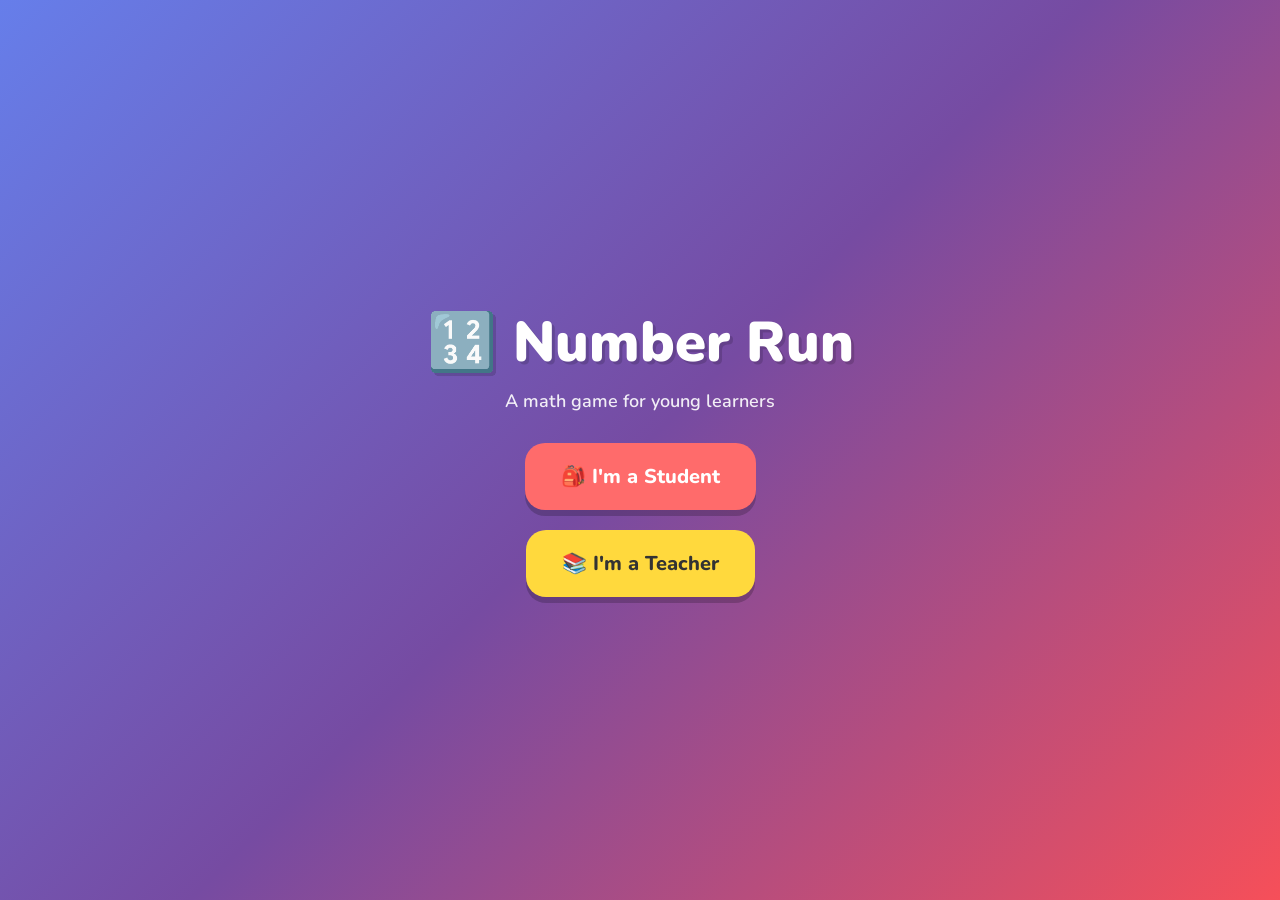
<file: index.html>
<!DOCTYPE html>
<html lang="en">
  <head>
    <meta charset="UTF-8" />
    <meta name="viewport" content="width=device-width, initial-scale=1.0" />
    <title>Number Run</title>
    <link rel="stylesheet" href="style.css" />
  </head>
  <body>
    <div class="container">
      <h1>🔢 Number Run</h1>
      <p>A math game for young learners</p>

      <div class="buttons">
        <button onclick="window.location.href='student/student.html'">
          🎒 I'm a Student
        </button>
        <button onclick="window.location.href='teacher/teacher.html'">
          📚 I'm a Teacher
        </button>
      </div>
    </div>
  </body>
</html>
</file>
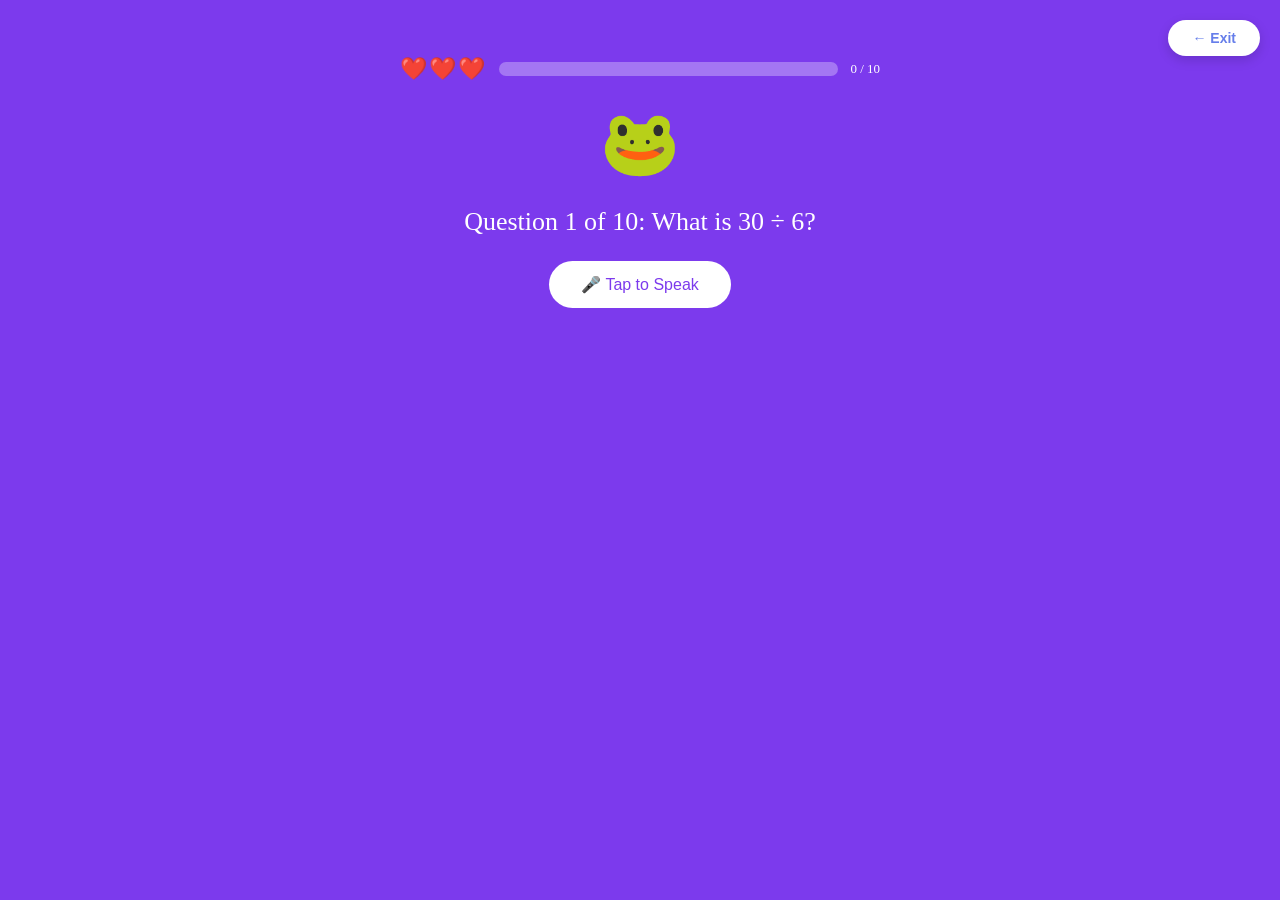
<file: student/simulation.html>
<!DOCTYPE html>
<html lang="en">
<head>
  <meta charset="UTF-8"/>
  <meta name="viewport" content="width=device-width, initial-scale=1.0"/>
  <title>Number Run - Simulation</title>
  <script src="../firebase/firebase.js"></script>
  <link rel="stylesheet" href="simulation.css"/>
</head>
<body id="bodybg">

  <button onclick="window.location.href='student.html'" style="
    position: fixed; top: 20px; right: 20px;
    background: white; color: #667eea; border: none;
    padding: 10px 24px; border-radius: 50px;
    font-family: 'Nunito', sans-serif; font-weight: 800;
    font-size: 14px; cursor: pointer;
    box-shadow: 0 4px 12px rgba(0,0,0,0.15); z-index: 999;
  ">← Exit</button>

  <div id="simulation">
    <div id="header">
      <div id="hearts">❤️❤️❤️</div>
      <div id="progress-bar-container">
        <div id="progress-bar"></div>
      </div>
      <div id="score">0 / 10</div>
    </div>
    <div id="character">🐸</div>
    <p id="exercise-text"></p>
    <button id="mic-btn" onclick="startListening()">🎤 Tap to Speak</button>
    <p id="transcript-box"></p>
    <p id="result-box"></p>
  </div>

  <div id="game-over" style="display:none; text-align:center; padding:40px;">
    <div style="font-size:80px;">😢</div>
    <h2 style="color:white; font-family:'Nunito',sans-serif;">No more hearts!</h2>
    <p id="final-score-gameover" style="font-size:20px; font-weight:700; color:white; margin:12px 0;"></p>
    <button onclick="restartGame()" style="margin:10px; padding:12px 28px; border-radius:50px; border:none; background:white; color:#667eea; font-size:16px; font-weight:800; cursor:pointer;">Try Again</button>
    <button onclick="window.location.href='student.html'" style="margin:10px; padding:12px 28px; border-radius:50px; border:none; background:#ff6b6b; color:white; font-size:16px; font-weight:800; cursor:pointer;">Back to Dashboard</button>
  </div>

  <div id="victory" style="display:none; text-align:center; padding:40px;">
    <div style="font-size:80px;">🎉</div>
    <h2 style="color:white; font-family:'Nunito',sans-serif;">Amazing job!</h2>
    <p id="final-score-victory" style="font-size:20px; font-weight:700; color:white; margin:12px 0;"></p>
    <button onclick="restartGame()" style="margin:10px; padding:12px 28px; border-radius:50px; border:none; background:white; color:#667eea; font-size:16px; font-weight:800; cursor:pointer;">Play Again</button>
    <button onclick="window.location.href='student.html'" style="margin:10px; padding:12px 28px; border-radius:50px; border:none; background:#ff6b6b; color:white; font-size:16px; font-weight:800; cursor:pointer;">Back to Dashboard</button>
  </div>

  <script src="simulation.js"></script>
</body>
</html>
</file>
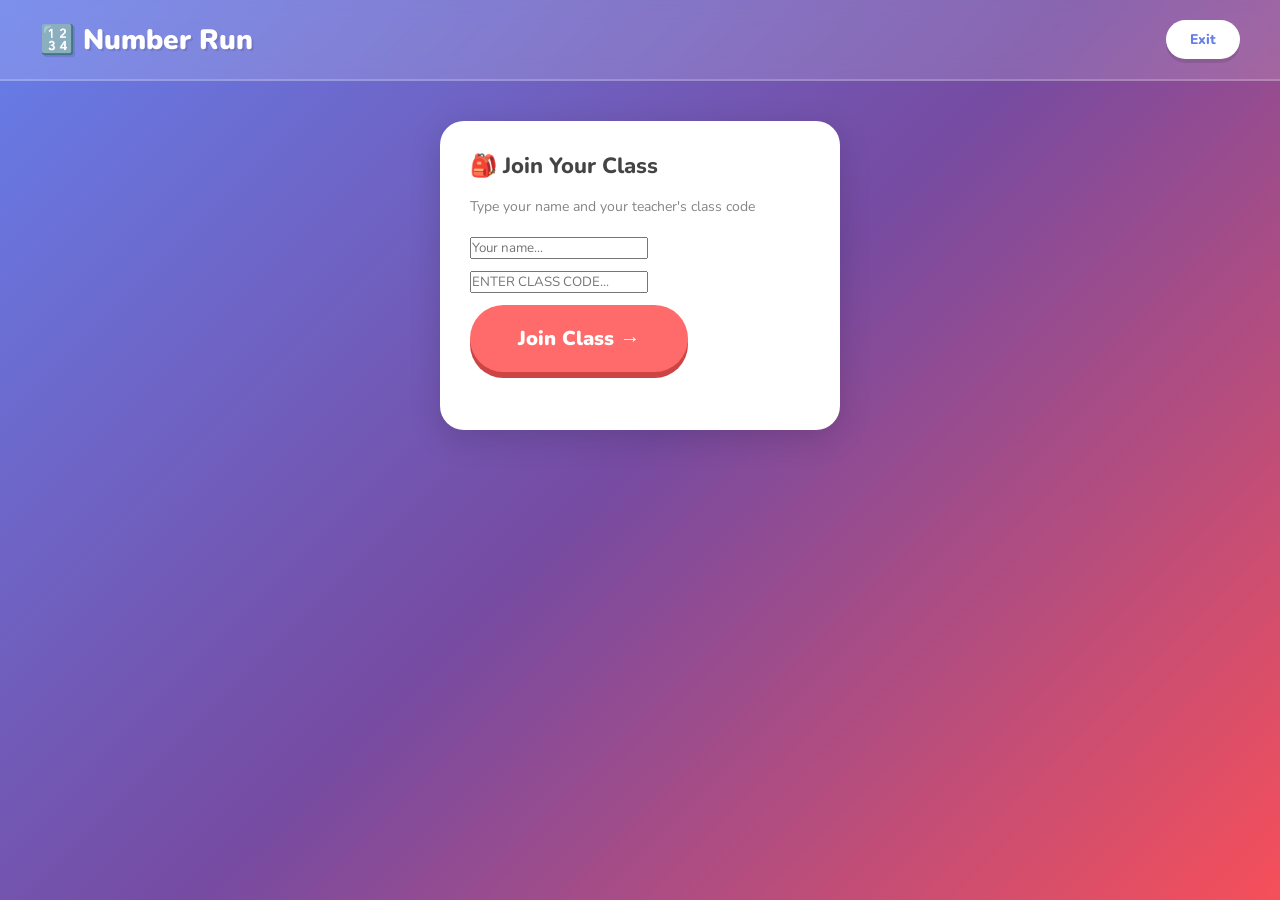
<file: student/student.html>
<!DOCTYPE html>
<html lang="en">
  <head>
    <meta charset="UTF-8" />
    <meta name="viewport" content="width=device-width, initial-scale=1.0" />
    <title>Number Run - Student</title>
    <script src="../firebase/firebase.js"></script>
    <link rel="stylesheet" href="student.css" />
  </head>
  <body>
    <div class="header">
      <h1>🔢 Number Run</h1>
      <button class="logout-btn" onclick="window.location.href='../index.html'">
        Exit
      </button>
    </div>

    <div class="container" id="join-screen">
      <div class="card" style="max-width: 400px; margin: 0 auto;">
        <h2>🎒 Join Your Class</h2>
        <p style="opacity:0.6; margin-bottom:20px; font-size:14px;">Type your name and your teacher's class code</p>
        <input type="text" id="name-input" placeholder="Your name..." maxlength="20" />
        <input type="text" id="code-input" placeholder="Enter class code..." maxlength="5" style="text-transform:uppercase; margin-top:12px;" />
        <button class="mic-btn" onclick="joinClass()" style="margin-top:12px;">Join Class →</button>
        <p id="join-error" style="color:#ff6b6b; font-size:13px; font-weight:700; min-height:20px; margin-top:8px;"></p>
      </div>
    </div>

    <div class="container" id="dashboard-screen" style="display:none">

      <div class="card welcome-card">
        <h2>Welcome, <span id="student-name-display">friend</span>! 👋</h2>
        <p>You are in class: <span id="class-code-display"></span></p>
      </div>

      <div class="card">
        <h2>📢 Announcements</h2>
        <div id="announcements-display">
          <p class="empty-msg">No announcements yet.</p>
        </div>
      </div>

      <div class="card">
        <h2>🎤 Answer the Exercise</h2>
        <p class="subtitle">Click the button below to go to the simulation and say your answer out loud</p>
        <div id="mic-container">
          <button class="mic-btn" onclick="window.location.href='simulation.html'">
            ▶ Run Simulation
          </button>
        </div>
      </div>

    </div>

    <script src="student.js"></script>
  </body>
</html>
</file>
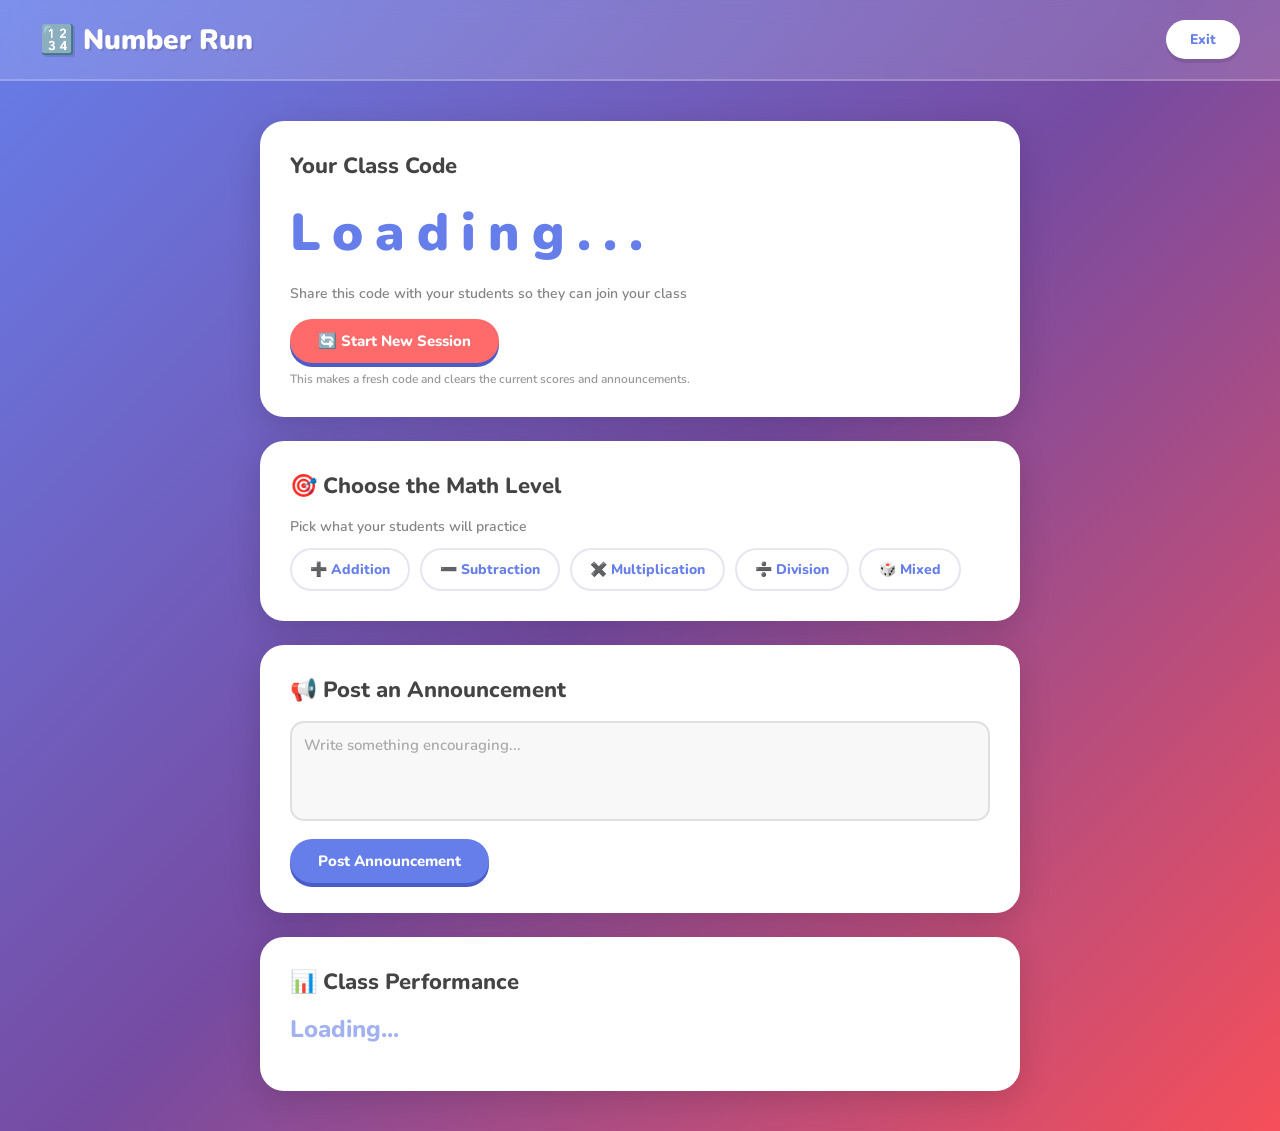
<file: teacher/teacher.html>
<!DOCTYPE html>
<html lang="en">
  <head>
    <meta charset="UTF-8" />
    <meta name="viewport" content="width=device-width, initial-scale=1.0" />
    <title>Number Run - Teacher</title>
    <script src="../firebase/firebase.js"></script>
    <link rel="stylesheet" href="teacher.css" />
  </head>
  <body>
    <div class="header">
      <h1>🔢 Number Run</h1>
      <button class="logout-btn" onclick="window.location.href='../index.html'">
        Exit
      </button>
    </div>

    <div class="container">

      <div class="card">
        <h2>Your Class Code</h2>
        <div class="class-code" id="class-code">Loading...</div>
        <p>Share this code with your students so they can join your class</p>
        <button class="post-btn" id="new-session-btn" style="margin-top:16px; background:#ff6b6b;">
          🔄 Start New Session
        </button>
        <p style="opacity:0.5; font-size:12px; margin-top:8px; font-weight:600;">
          This makes a fresh code and clears the current scores and announcements.
        </p>
      </div>

      <div class="card">
        <h2>🎯 Choose the Math Level</h2>
        <p style="opacity:0.6; font-size:14px; margin-bottom:12px;">Pick what your students will practice</p>
        <div id="level-buttons" style="display:flex; flex-wrap:wrap; gap:10px;">
          <button class="level-btn" data-level="addition">➕ Addition</button>
          <button class="level-btn" data-level="subtraction">➖ Subtraction</button>
          <button class="level-btn" data-level="multiplication">✖️ Multiplication</button>
          <button class="level-btn" data-level="division">➗ Division</button>
          <button class="level-btn" data-level="mixed">🎲 Mixed</button>
        </div>
      </div>

      <div class="card">
        <h2>📢 Post an Announcement</h2>
        <textarea id="announcement-input" placeholder="Write something encouraging..."></textarea>
        <button class="post-btn" id="post-btn">Post Announcement</button>
        <div id="announcements-list"></div>
      </div>

      <div class="card">
        <h2>📊 Class Performance</h2>
        <p id="average-score" style="font-size:24px; font-weight:800; color:#667eea; margin-top:8px;">
          Loading...
        </p>
        <div id="scores-list" style="margin-top:16px;"></div>
      </div>

    </div>

    <style>
      .level-btn {
        font-family: 'Nunito', sans-serif;
        font-weight: 800;
        font-size: 14px;
        padding: 10px 18px;
        border: 2px solid #e6e6f0;
        border-radius: 50px;
        background: white;
        color: #667eea;
        cursor: pointer;
        transition: transform 0.1s ease, background 0.2s ease;
      }
      .level-btn:hover { transform: scale(1.05); }
      .level-btn.active {
        background: linear-gradient(135deg, #764ba2, #ff6ec4);
        color: white;
        border-color: transparent;
      }
    </style>

    <script src="teacher.js"></script>
  </body>
</html>
</file>
<file: style.css>
@import url('https://fonts.googleapis.com/css2?family=Nunito:wght@400;600;700;800;900&display=swap');

* {
  margin: 0;
  padding: 0;
  box-sizing: border-box;
  font-family: 'Nunito', sans-serif;
}

body {
  background: linear-gradient(135deg, #667eea 0%, #764ba2 50%, #f64f59 100%);
  min-height: 100vh;
  display: flex;
  justify-content: center;
  align-items: center;
  color: white;
}

.container {
  text-align: center;
  padding: 40px 20px;
  width: 100%;
  max-width: 500px;
}

h1 {
  font-size: 56px;
  font-weight: 900;
  margin-bottom: 8px;
  text-shadow: 3px 3px 0px rgba(0,0,0,0.15);
  white-space: nowrap;
}

p {
  font-size: 18px;
  margin-bottom: 30px;
  opacity: 0.9;
  font-weight: 600;
}

.buttons {
  display: flex;
  gap: 20px;
  justify-content: center;
  flex-wrap: wrap;
}

.buttons button {
  padding: 20px 36px;
  font-size: 20px;
  font-weight: 800;
  border: none;
  border-radius: 20px;
  cursor: pointer;
  transition: transform 0.2s, box-shadow 0.2s;
  box-shadow: 0 6px 0px rgba(0,0,0,0.2);
  font-family: 'Nunito', sans-serif;
}

.buttons button:hover {
  transform: translateY(-4px);
  box-shadow: 0 10px 0px rgba(0,0,0,0.2);
}

.buttons button:active {
  transform: translateY(2px);
  box-shadow: 0 2px 0px rgba(0,0,0,0.2);
}

.buttons button:first-child {
  background: #ff6b6b;
  color: white;
}

.buttons button:last-child {
  background: #ffd93d;
  color: #333;
}

.auth-card {
  background: white;
  border-radius: 24px;
  padding: 36px;
  width: 100%;
  display: flex;
  flex-direction: column;
  gap: 14px;
  margin-top: 10px;
  box-shadow: 0 8px 32px rgba(0,0,0,0.2);
}

.toggle-btns {
  display: flex;
  gap: 10px;
  margin-bottom: 8px;
}

.toggle {
  flex: 1;
  padding: 10px;
  border-radius: 12px;
  border: 2px solid #e0e0e0;
  background: transparent;
  color: #666;
  font-size: 15px;
  font-weight: 700;
  cursor: pointer;
  font-family: 'Nunito', sans-serif;
}

.toggle.active {
  background: #667eea;
  border-color: #667eea;
  color: white;
}

#login-form, #signup-form {
  display: flex;
  flex-direction: column;
  gap: 12px;
  width: 100%;
}

input {
  width: 100%;
  padding: 14px 16px;
  border-radius: 12px;
  border: 2px solid #e0e0e0;
  background: #f8f8f8;
  color: #333;
  font-size: 15px;
  font-family: 'Nunito', sans-serif;
  font-weight: 600;
}

input::placeholder {
  color: #aaa;
}

input:focus {
  outline: none;
  border-color: #667eea;
}

.main-btn {
  width: 100%;
  padding: 14px;
  background: #667eea;
  color: white;
  border: none;
  border-radius: 12px;
  font-size: 16px;
  font-weight: 800;
  cursor: pointer;
  transition: transform 0.2s;
  font-family: 'Nunito', sans-serif;
  box-shadow: 0 4px 0px #4a5cc7;
}

.main-btn:hover {
  transform: translateY(-2px);
}

#error-message {
  color: #f64f59;
  font-size: 13px;
  min-height: 16px;
  font-weight: 700;
}

.back-link {
  color: #999;
  font-size: 13px;
  cursor: pointer;
  text-align: center;
  font-weight: 700;
}

.back-link:hover {
  color: #667eea;
}
</file>
<file: student/simulation.css>
#bodybg {
    background-color: #7c3aed;
}

#simulation {
  max-width: 480px;
  margin: 2rem auto;
  padding: 1.5rem;
}



#header {
  display: flex;
  align-items: center;
  gap: 12px;
  margin-bottom: 1.5rem;
}

#hearts {
  font-size: 22px;
  letter-spacing: 2px;
}

#progress-bar-container {
  flex: 1;
  height: 14px;
  background: rgba(255,255,255,0.3);
  border-radius: 99px;
  overflow: hidden;
  }

  #progress-bar {
  height: 100%;
  background: #4ade80;
  border-radius: 99px;
  width: 0%;
  transition: width 0.4s ease;
}

#score {
  font-size: 13px;
  color: white;
  font-weight: 500;
}

#character {
  font-size: 64px;
  text-align: center;
  margin-bottom: 0.75rem;
}

#exercise-text {
  font-size: 26px;
  font-weight: 500;
  color: white;
  text-align: center;
  margin-bottom: 1.5rem;
}

#mic-btn {
  display: block;
  margin: 0 auto 1rem;
  background: white;
  color: #7c3aed;
  border: none;
  border-radius: 99px;
  padding: 14px 32px;
  font-size: 16px;
  font-weight: 500;
  cursor: pointer;
}

#transcript-box, #result-box {
  text-align: center;
  font-size: 16px;
  color: white;
  min-height: 24px;
}

#game-over, #victory {
  text-align: center;
  color: white;
  padding: 2rem;
}

 
#game-over button:last-child {
  background: transparent;
  color: white;
  border: 2px solid white;
  border-radius: 99px;
  padding: 12px 28px;
  font-size: 15px;
  font-weight: 500;
  cursor: pointer;
  margin-top: 10px;
}
</file>
<file: student/student.css>
@import url('https://fonts.googleapis.com/css2?family=Nunito:wght@400;600;700;800;900&display=swap');

* {
  margin: 0;
  padding: 0;
  box-sizing: border-box;
  font-family: 'Nunito', sans-serif;
}

body {
  background: linear-gradient(135deg, #667eea 0%, #764ba2 50%, #f64f59 100%);
  min-height: 100vh;
  color: white;
}

.header {
  display: flex;
  justify-content: space-between;
  align-items: center;
  padding: 20px 40px;
  background: rgba(255, 255, 255, 0.15);
  backdrop-filter: blur(10px);
  border-bottom: 2px solid rgba(255, 255, 255, 0.2);
}

.header h1 {
  font-size: 28px;
  font-weight: 900;
  text-shadow: 2px 2px 0px rgba(0,0,0,0.1);
}

.logout-btn {
  background: white;
  color: #667eea;
  border: none;
  padding: 10px 24px;
  border-radius: 50px;
  cursor: pointer;
  font-size: 14px;
  font-weight: 800;
  font-family: 'Nunito', sans-serif;
  transition: transform 0.2s;
  box-shadow: 0 4px 0px rgba(0,0,0,0.1);
}

.logout-btn:hover {
  transform: translateY(-2px);
}

.container {
  max-width: 800px;
  margin: 40px auto;
  padding: 0 20px;
  display: flex;
  flex-direction: column;
  gap: 24px;
}

.card {
  background: white;
  border-radius: 24px;
  padding: 30px;
  color: #333;
  box-shadow: 0 8px 32px rgba(0,0,0,0.15);
}

.card h2 {
  font-size: 22px;
  font-weight: 800;
  margin-bottom: 16px;
  color: #444;
}

.welcome-card {
  background: linear-gradient(135deg, #ff6b6b, #ffd93d);
  color: white;
}

.welcome-card h2 {
  font-size: 28px;
  color: white;
  text-shadow: 2px 2px 0px rgba(0,0,0,0.1);
}

.welcome-card p {
  color: white;
  font-size: 16px;
  font-weight: 700;
}

#class-code-display {
  color: white;
  font-weight: 900;
  font-size: 20px;
  text-decoration: underline;
}

.empty-msg {
  opacity: 0.5;
  font-size: 15px;
  font-weight: 600;
}

.subtitle {
  opacity: 0.6;
  font-size: 14px;
  font-weight: 600;
  margin-bottom: 20px;
  color: #555;
}

#mic-container {
  display: flex;
  justify-content: center;
  margin: 10px 0;
}

.mic-btn {
  background: #ff6b6b;
  color: white;
  border: none;
  padding: 20px 48px;
  border-radius: 50px;
  font-size: 20px;
  font-weight: 900;
  font-family: 'Nunito', sans-serif;
  cursor: pointer;
  transition: transform 0.2s;
  box-shadow: 0 6px 0px #cc4444;
}

.mic-btn:hover {
  transform: translateY(-4px);
}

.mic-btn:active {
  transform: translateY(2px);
  box-shadow: 0 2px 0px #cc4444;
}

#answer-result {
  margin-top: 16px;
  font-size: 20px;
  text-align: center;
  min-height: 30px;
  font-weight: 800;
  color: #444;
}
</file>
<file: teacher/teacher.css>
@import url('https://fonts.googleapis.com/css2?family=Nunito:wght@400;600;700;800;900&display=swap');

* {
  margin: 0;
  padding: 0;
  box-sizing: border-box;
  font-family: 'Nunito', sans-serif;
}

body {
  background: linear-gradient(135deg, #667eea 0%, #764ba2 50%, #f64f59 100%);
  min-height: 100vh;
  color: white;
}

.header {
  display: flex;
  justify-content: space-between;
  align-items: center;
  padding: 20px 40px;
  background: rgba(255, 255, 255, 0.15);
  backdrop-filter: blur(10px);
  border-bottom: 2px solid rgba(255, 255, 255, 0.2);
}

.header h1 {
  font-size: 28px;
  font-weight: 900;
  text-shadow: 2px 2px 0px rgba(0,0,0,0.1);
}

.logout-btn {
  background: white;
  color: #667eea;
  border: none;
  padding: 10px 24px;
  border-radius: 50px;
  cursor: pointer;
  font-size: 14px;
  font-weight: 800;
  font-family: 'Nunito', sans-serif;
  transition: transform 0.2s;
  box-shadow: 0 4px 0px rgba(0,0,0,0.1);
}

.logout-btn:hover {
  transform: translateY(-2px);
}

.container {
  max-width: 800px;
  margin: 40px auto;
  padding: 0 20px;
  display: flex;
  flex-direction: column;
  gap: 24px;
}

.card {
  background: white;
  border-radius: 24px;
  padding: 30px;
  color: #333;
  box-shadow: 0 8px 32px rgba(0,0,0,0.15);
}

.card h2 {
  font-size: 22px;
  font-weight: 800;
  margin-bottom: 16px;
  color: #444;
}

.class-code {
  font-size: 52px;
  font-weight: 900;
  letter-spacing: 12px;
  color: #667eea;
  margin: 10px 0 16px;
}

.card p {
  opacity: 0.6;
  font-size: 14px;
  font-weight: 600;
}

textarea {
  width: 100%;
  height: 100px;
  background: #f8f8f8;
  border: 2px solid #e0e0e0;
  border-radius: 14px;
  color: #333;
  padding: 12px;
  font-size: 15px;
  font-family: 'Nunito', sans-serif;
  font-weight: 600;
  resize: none;
  margin-bottom: 12px;
}

textarea::placeholder {
  color: #aaa;
}

textarea:focus {
  outline: none;
  border-color: #667eea;
}

.post-btn {
  background: #667eea;
  color: white;
  border: none;
  padding: 12px 28px;
  border-radius: 50px;
  font-size: 15px;
  font-weight: 800;
  font-family: 'Nunito', sans-serif;
  cursor: pointer;
  transition: transform 0.2s;
  box-shadow: 0 4px 0px #4a5cc7;
}

.post-btn:hover {
  transform: translateY(-2px);
}

.announcements-list {
  margin-top: 16px;
  display: flex;
  flex-direction: column;
  gap: 10px;
}

.exercise-list {
  display: flex;
  flex-direction: column;
  gap: 12px;
}

.exercise-item {
  display: flex;
  justify-content: space-between;
  align-items: center;
  background: #f8f8f8;
  padding: 14px 18px;
  border-radius: 14px;
  border: 2px solid #e0e0e0;
}

.exercise-item span {
  font-weight: 700;
  color: #444;
}

.assign-btn {
  background: #ffd93d;
  color: #333;
  border: none;
  padding: 8px 18px;
  border-radius: 50px;
  cursor: pointer;
  font-weight: 800;
  font-family: 'Nunito', sans-serif;
  transition: transform 0.2s;
  box-shadow: 0 3px 0px #e6c200;
}

.assign-btn:hover {
  transform: translateY(-2px);
}
</file>
